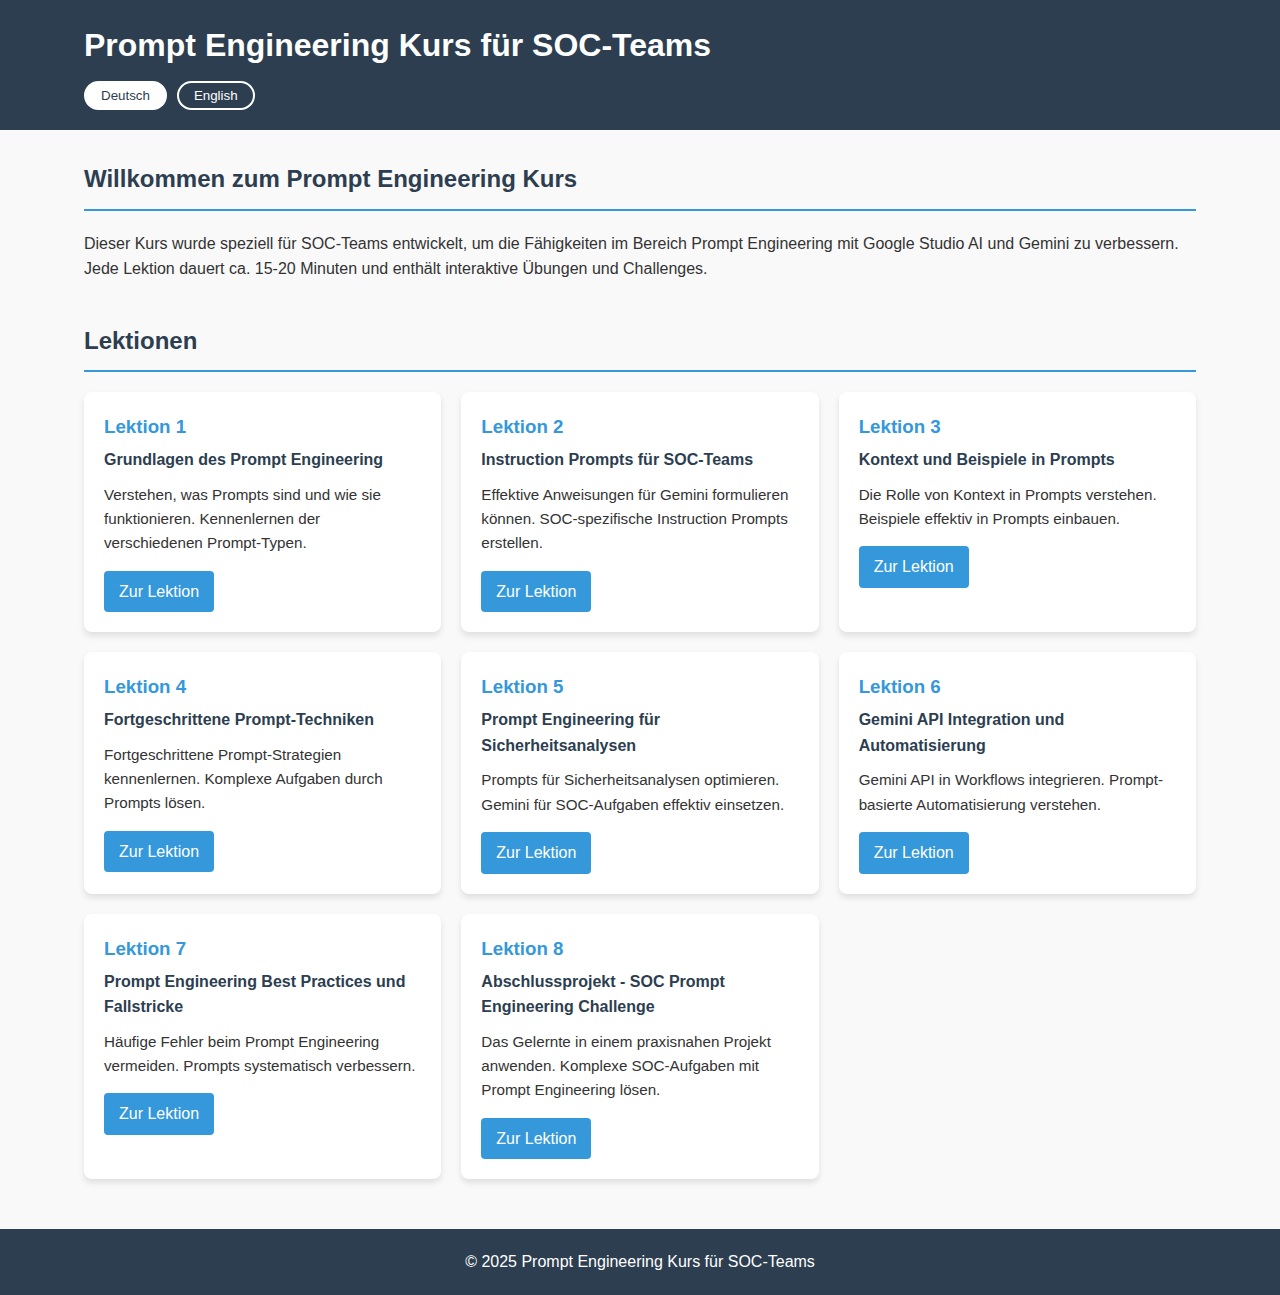
<file: prompt_engineering_course_package/index.html>
<!DOCTYPE html>
<html lang="de">
<head>
    <meta charset="UTF-8">
    <meta name="viewport" content="width=device-width, initial-scale=1.0">
    <title>Prompt Engineering Kurs für SOC-Teams</title>
    <link rel="stylesheet" href="css/styles.css">
</head>
<body>
    <header>
        <div class="container">
            <h1>Prompt Engineering Kurs für SOC-Teams</h1>
            <div class="language-switcher">
                <button id="de-btn" class="active">Deutsch</button>
                <button id="en-btn">English</button>
            </div>
        </div>
    </header>

    <main class="container">
        <section id="course-intro">
            <h2>Willkommen zum Prompt Engineering Kurs</h2>
            <p>Dieser Kurs wurde speziell für SOC-Teams entwickelt, um die Fähigkeiten im Bereich Prompt Engineering mit Google Studio AI und Gemini zu verbessern.</p>
            <p>Jede Lektion dauert ca. 15-20 Minuten und enthält interaktive Übungen und Challenges.</p>
        </section>

        <section id="lessons">
            <h2>Lektionen</h2>
            <div class="lesson-grid">
                <div class="lesson-card" data-lesson="1">
                    <h3>Lektion 1</h3>
                    <h4>Grundlagen des Prompt Engineering</h4>
                    <p>Verstehen, was Prompts sind und wie sie funktionieren. Kennenlernen der verschiedenen Prompt-Typen.</p>
                    <a href="#" class="btn" data-lesson-id="1">Zur Lektion</a>
                </div>
                <div class="lesson-card" data-lesson="2">
                    <h3>Lektion 2</h3>
                    <h4>Instruction Prompts für SOC-Teams</h4>
                    <p>Effektive Anweisungen für Gemini formulieren können. SOC-spezifische Instruction Prompts erstellen.</p>
                    <a href="#" class="btn" data-lesson-id="2">Zur Lektion</a>
                </div>
                <div class="lesson-card" data-lesson="3">
                    <h3>Lektion 3</h3>
                    <h4>Kontext und Beispiele in Prompts</h4>
                    <p>Die Rolle von Kontext in Prompts verstehen. Beispiele effektiv in Prompts einbauen.</p>
                    <a href="#" class="btn" data-lesson-id="3">Zur Lektion</a>
                </div>
                <div class="lesson-card" data-lesson="4">
                    <h3>Lektion 4</h3>
                    <h4>Fortgeschrittene Prompt-Techniken</h4>
                    <p>Fortgeschrittene Prompt-Strategien kennenlernen. Komplexe Aufgaben durch Prompts lösen.</p>
                    <a href="#" class="btn" data-lesson-id="4">Zur Lektion</a>
                </div>
                <div class="lesson-card" data-lesson="5">
                    <h3>Lektion 5</h3>
                    <h4>Prompt Engineering für Sicherheitsanalysen</h4>
                    <p>Prompts für Sicherheitsanalysen optimieren. Gemini für SOC-Aufgaben effektiv einsetzen.</p>
                    <a href="#" class="btn" data-lesson-id="5">Zur Lektion</a>
                </div>
                <div class="lesson-card" data-lesson="6">
                    <h3>Lektion 6</h3>
                    <h4>Gemini API Integration und Automatisierung</h4>
                    <p>Gemini API in Workflows integrieren. Prompt-basierte Automatisierung verstehen.</p>
                    <a href="#" class="btn" data-lesson-id="6">Zur Lektion</a>
                </div>
                <div class="lesson-card" data-lesson="7">
                    <h3>Lektion 7</h3>
                    <h4>Prompt Engineering Best Practices und Fallstricke</h4>
                    <p>Häufige Fehler beim Prompt Engineering vermeiden. Prompts systematisch verbessern.</p>
                    <a href="#" class="btn" data-lesson-id="7">Zur Lektion</a>
                </div>
                <div class="lesson-card" data-lesson="8">
                    <h3>Lektion 8</h3>
                    <h4>Abschlussprojekt - SOC Prompt Engineering Challenge</h4>
                    <p>Das Gelernte in einem praxisnahen Projekt anwenden. Komplexe SOC-Aufgaben mit Prompt Engineering lösen.</p>
                    <a href="#" class="btn" data-lesson-id="8">Zur Lektion</a>
                </div>
            </div>
        </section>
    </main>

    <div id="lesson-modal" class="modal">
        <div class="modal-content">
            <span class="close">&times;</span>
            <div id="lesson-container"></div>
            <div id="exercise-container"></div>
        </div>
    </div>

    <footer>
        <div class="container">
            <p>&copy; 2025 Prompt Engineering Kurs für SOC-Teams</p>
        </div>
    </footer>

    <script src="js/script.js"></script>
    <script src="js/gemini-api.js"></script>
</body>
</html>
</file>
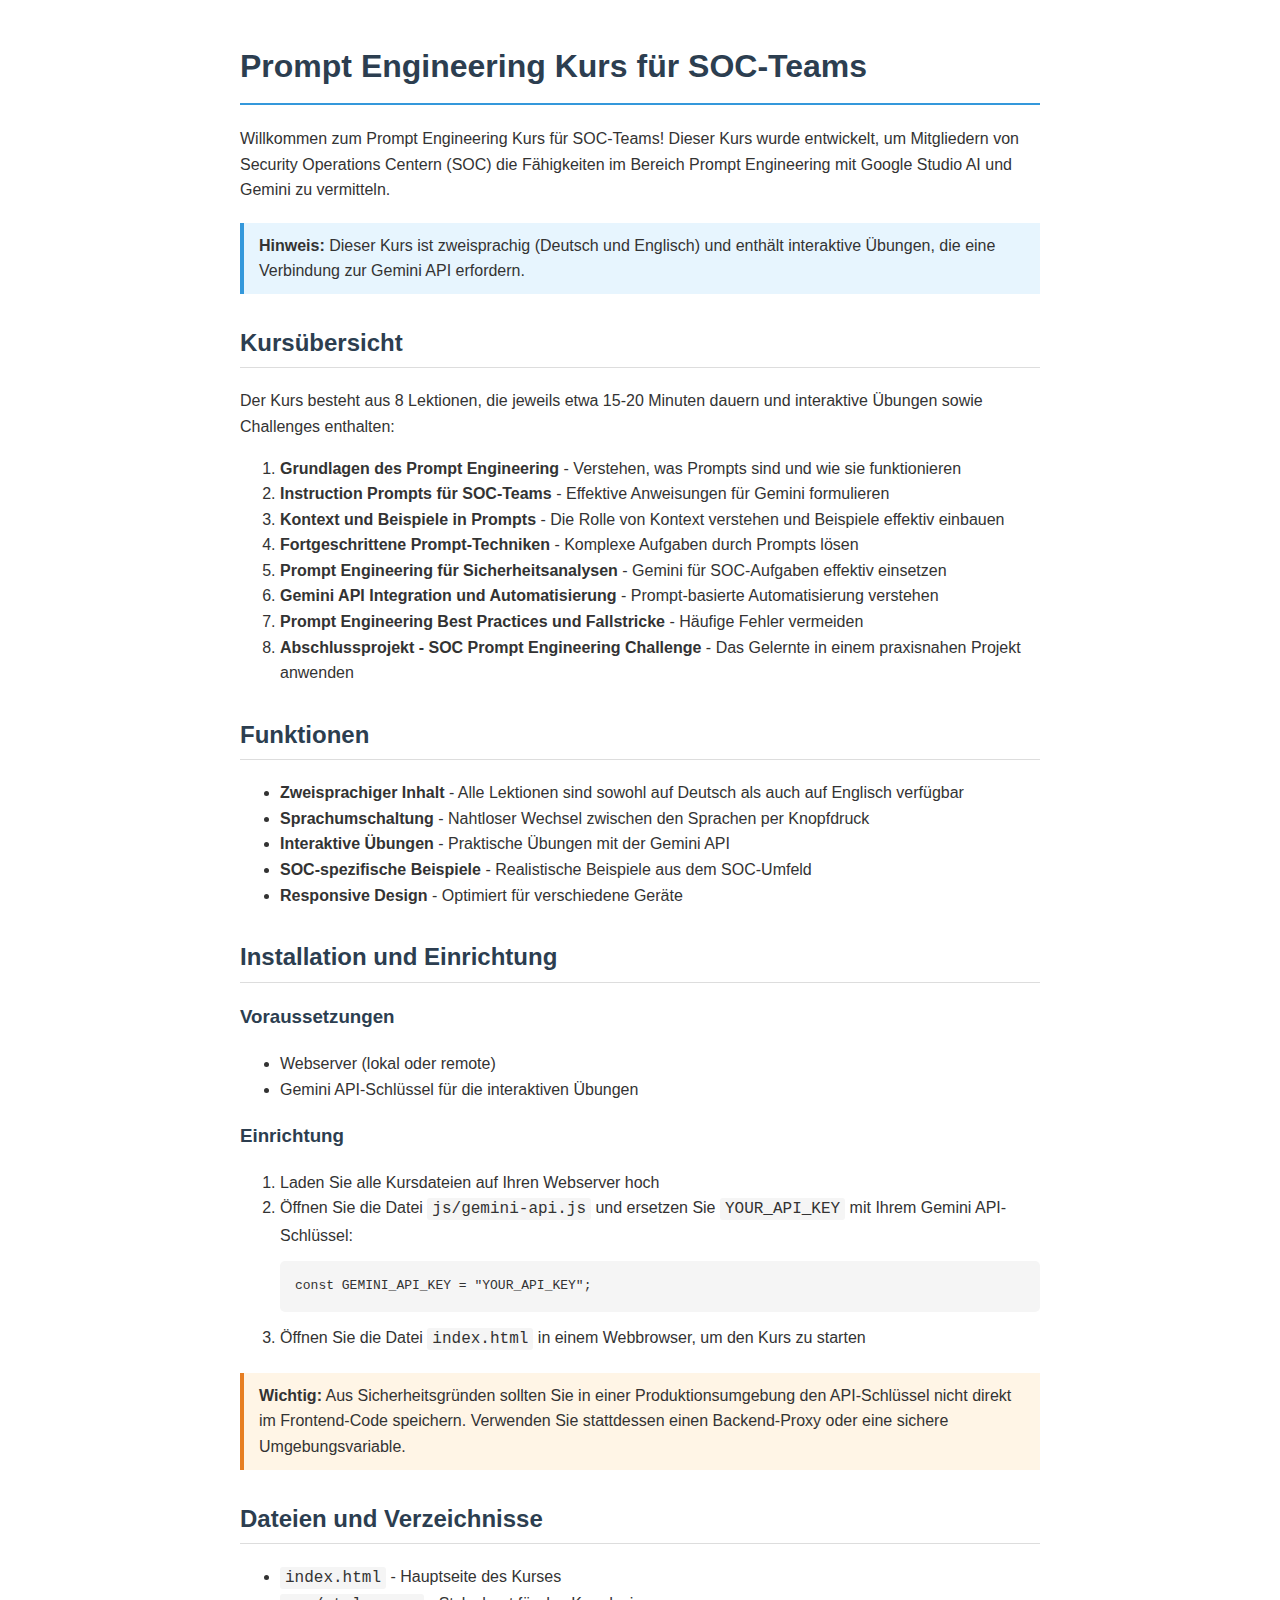
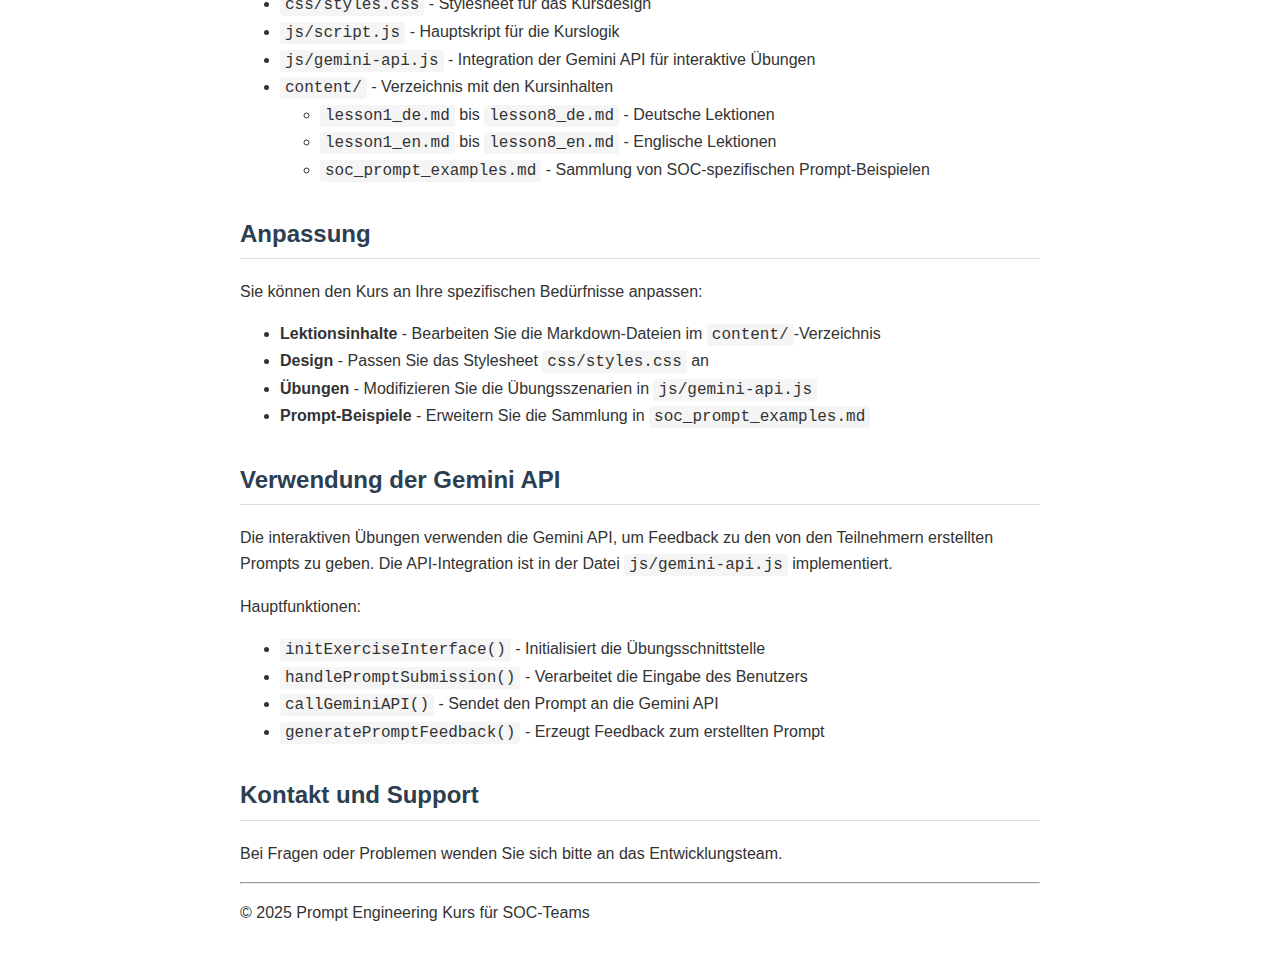
<file: prompt_engineering_course_package/readme.html>
<!DOCTYPE html>
<html lang="de">
<head>
    <meta charset="UTF-8">
    <meta name="viewport" content="width=device-width, initial-scale=1.0">
    <title>Prompt Engineering Kurs für SOC-Teams - Readme</title>
    <style>
        body {
            font-family: 'Segoe UI', Tahoma, Geneva, Verdana, sans-serif;
            line-height: 1.6;
            color: #333;
            max-width: 800px;
            margin: 0 auto;
            padding: 20px;
        }
        h1, h2, h3 {
            color: #2c3e50;
        }
        h1 {
            border-bottom: 2px solid #3498db;
            padding-bottom: 10px;
        }
        h2 {
            margin-top: 30px;
            border-bottom: 1px solid #ddd;
            padding-bottom: 5px;
        }
        code {
            background-color: #f5f5f5;
            padding: 2px 5px;
            border-radius: 3px;
            font-family: 'Courier New', Courier, monospace;
        }
        pre {
            background-color: #f5f5f5;
            padding: 15px;
            border-radius: 5px;
            overflow-x: auto;
        }
        .note {
            background-color: #e7f5fe;
            border-left: 4px solid #3498db;
            padding: 10px 15px;
            margin: 20px 0;
        }
        .warning {
            background-color: #fff5e6;
            border-left: 4px solid #e67e22;
            padding: 10px 15px;
            margin: 20px 0;
        }
    </style>
</head>
<body>
    <h1>Prompt Engineering Kurs für SOC-Teams</h1>
    
    <p>Willkommen zum Prompt Engineering Kurs für SOC-Teams! Dieser Kurs wurde entwickelt, um Mitgliedern von Security Operations Centern (SOC) die Fähigkeiten im Bereich Prompt Engineering mit Google Studio AI und Gemini zu vermitteln.</p>

    <div class="note">
        <strong>Hinweis:</strong> Dieser Kurs ist zweisprachig (Deutsch und Englisch) und enthält interaktive Übungen, die eine Verbindung zur Gemini API erfordern.
    </div>

    <h2>Kursübersicht</h2>
    
    <p>Der Kurs besteht aus 8 Lektionen, die jeweils etwa 15-20 Minuten dauern und interaktive Übungen sowie Challenges enthalten:</p>
    
    <ol>
        <li><strong>Grundlagen des Prompt Engineering</strong> - Verstehen, was Prompts sind und wie sie funktionieren</li>
        <li><strong>Instruction Prompts für SOC-Teams</strong> - Effektive Anweisungen für Gemini formulieren</li>
        <li><strong>Kontext und Beispiele in Prompts</strong> - Die Rolle von Kontext verstehen und Beispiele effektiv einbauen</li>
        <li><strong>Fortgeschrittene Prompt-Techniken</strong> - Komplexe Aufgaben durch Prompts lösen</li>
        <li><strong>Prompt Engineering für Sicherheitsanalysen</strong> - Gemini für SOC-Aufgaben effektiv einsetzen</li>
        <li><strong>Gemini API Integration und Automatisierung</strong> - Prompt-basierte Automatisierung verstehen</li>
        <li><strong>Prompt Engineering Best Practices und Fallstricke</strong> - Häufige Fehler vermeiden</li>
        <li><strong>Abschlussprojekt - SOC Prompt Engineering Challenge</strong> - Das Gelernte in einem praxisnahen Projekt anwenden</li>
    </ol>

    <h2>Funktionen</h2>
    
    <ul>
        <li><strong>Zweisprachiger Inhalt</strong> - Alle Lektionen sind sowohl auf Deutsch als auch auf Englisch verfügbar</li>
        <li><strong>Sprachumschaltung</strong> - Nahtloser Wechsel zwischen den Sprachen per Knopfdruck</li>
        <li><strong>Interaktive Übungen</strong> - Praktische Übungen mit der Gemini API</li>
        <li><strong>SOC-spezifische Beispiele</strong> - Realistische Beispiele aus dem SOC-Umfeld</li>
        <li><strong>Responsive Design</strong> - Optimiert für verschiedene Geräte</li>
    </ul>

    <h2>Installation und Einrichtung</h2>
    
    <h3>Voraussetzungen</h3>
    
    <ul>
        <li>Webserver (lokal oder remote)</li>
        <li>Gemini API-Schlüssel für die interaktiven Übungen</li>
    </ul>

    <h3>Einrichtung</h3>
    
    <ol>
        <li>Laden Sie alle Kursdateien auf Ihren Webserver hoch</li>
        <li>Öffnen Sie die Datei <code>js/gemini-api.js</code> und ersetzen Sie <code>YOUR_API_KEY</code> mit Ihrem Gemini API-Schlüssel:
            <pre>const GEMINI_API_KEY = "YOUR_API_KEY";</pre>
        </li>
        <li>Öffnen Sie die Datei <code>index.html</code> in einem Webbrowser, um den Kurs zu starten</li>
    </ol>

    <div class="warning">
        <strong>Wichtig:</strong> Aus Sicherheitsgründen sollten Sie in einer Produktionsumgebung den API-Schlüssel nicht direkt im Frontend-Code speichern. Verwenden Sie stattdessen einen Backend-Proxy oder eine sichere Umgebungsvariable.
    </div>

    <h2>Dateien und Verzeichnisse</h2>
    
    <ul>
        <li><code>index.html</code> - Hauptseite des Kurses</li>
        <li><code>css/styles.css</code> - Stylesheet für das Kursdesign</li>
        <li><code>js/script.js</code> - Hauptskript für die Kurslogik</li>
        <li><code>js/gemini-api.js</code> - Integration der Gemini API für interaktive Übungen</li>
        <li><code>content/</code> - Verzeichnis mit den Kursinhalten
            <ul>
                <li><code>lesson1_de.md</code> bis <code>lesson8_de.md</code> - Deutsche Lektionen</li>
                <li><code>lesson1_en.md</code> bis <code>lesson8_en.md</code> - Englische Lektionen</li>
                <li><code>soc_prompt_examples.md</code> - Sammlung von SOC-spezifischen Prompt-Beispielen</li>
            </ul>
        </li>
    </ul>

    <h2>Anpassung</h2>
    
    <p>Sie können den Kurs an Ihre spezifischen Bedürfnisse anpassen:</p>
    
    <ul>
        <li><strong>Lektionsinhalte</strong> - Bearbeiten Sie die Markdown-Dateien im <code>content/</code>-Verzeichnis</li>
        <li><strong>Design</strong> - Passen Sie das Stylesheet <code>css/styles.css</code> an</li>
        <li><strong>Übungen</strong> - Modifizieren Sie die Übungsszenarien in <code>js/gemini-api.js</code></li>
        <li><strong>Prompt-Beispiele</strong> - Erweitern Sie die Sammlung in <code>soc_prompt_examples.md</code></li>
    </ul>

    <h2>Verwendung der Gemini API</h2>
    
    <p>Die interaktiven Übungen verwenden die Gemini API, um Feedback zu den von den Teilnehmern erstellten Prompts zu geben. Die API-Integration ist in der Datei <code>js/gemini-api.js</code> implementiert.</p>
    
    <p>Hauptfunktionen:</p>
    
    <ul>
        <li><code>initExerciseInterface()</code> - Initialisiert die Übungsschnittstelle</li>
        <li><code>handlePromptSubmission()</code> - Verarbeitet die Eingabe des Benutzers</li>
        <li><code>callGeminiAPI()</code> - Sendet den Prompt an die Gemini API</li>
        <li><code>generatePromptFeedback()</code> - Erzeugt Feedback zum erstellten Prompt</li>
    </ul>

    <h2>Kontakt und Support</h2>
    
    <p>Bei Fragen oder Problemen wenden Sie sich bitte an das Entwicklungsteam.</p>

    <hr>
    
    <p>&copy; 2025 Prompt Engineering Kurs für SOC-Teams</p>
</body>
</html>
</file>
<file: prompt_engineering_course_package/css/styles.css>
/* General Styles */
:root {
    --primary-color: #3498db;
    --secondary-color: #2c3e50;
    --accent-color: #e74c3c;
    --light-color: #ecf0f1;
    --dark-color: #34495e;
    --text-color: #333;
    --background-color: #f9f9f9;
}

* {
    margin: 0;
    padding: 0;
    box-sizing: border-box;
}

body {
    font-family: 'Segoe UI', Tahoma, Geneva, Verdana, sans-serif;
    line-height: 1.6;
    color: var(--text-color);
    background-color: var(--background-color);
}

.container {
    width: 90%;
    max-width: 1200px;
    margin: 0 auto;
    padding: 0 20px;
}

/* Header Styles */
header {
    background-color: var(--secondary-color);
    color: white;
    padding: 20px 0;
    margin-bottom: 30px;
}

header h1 {
    margin-bottom: 10px;
}

.language-switcher {
    display: flex;
    gap: 10px;
}

.language-switcher button {
    background: none;
    border: 2px solid white;
    color: white;
    padding: 5px 15px;
    border-radius: 20px;
    cursor: pointer;
    transition: all 0.3s ease;
}

.language-switcher button.active {
    background-color: white;
    color: var(--secondary-color);
}

/* Main Content Styles */
main {
    padding: 20px 0;
}

section {
    margin-bottom: 40px;
}

h2 {
    color: var(--secondary-color);
    margin-bottom: 20px;
    padding-bottom: 10px;
    border-bottom: 2px solid var(--primary-color);
}

/* Lesson Grid */
.lesson-grid {
    display: grid;
    grid-template-columns: repeat(auto-fill, minmax(280px, 1fr));
    gap: 20px;
}

.lesson-card {
    background-color: white;
    border-radius: 8px;
    box-shadow: 0 4px 6px rgba(0, 0, 0, 0.1);
    padding: 20px;
    transition: transform 0.3s ease, box-shadow 0.3s ease;
}

.lesson-card:hover {
    transform: translateY(-5px);
    box-shadow: 0 6px 12px rgba(0, 0, 0, 0.15);
}

.lesson-card h3 {
    color: var(--primary-color);
    margin-bottom: 5px;
}

.lesson-card h4 {
    color: var(--secondary-color);
    margin-bottom: 10px;
}

.lesson-card p {
    margin-bottom: 15px;
    font-size: 0.95rem;
}

.btn {
    display: inline-block;
    background-color: var(--primary-color);
    color: white;
    padding: 8px 15px;
    border-radius: 4px;
    text-decoration: none;
    transition: background-color 0.3s ease;
}

.btn:hover {
    background-color: #2980b9;
}

/* Modal Styles */
.modal {
    display: none;
    position: fixed;
    z-index: 1000;
    left: 0;
    top: 0;
    width: 100%;
    height: 100%;
    overflow: auto;
    background-color: rgba(0, 0, 0, 0.5);
}

.modal-content {
    background-color: white;
    margin: 5% auto;
    padding: 20px;
    border-radius: 8px;
    width: 90%;
    max-width: 900px;
    max-height: 80vh;
    overflow-y: auto;
    position: relative;
}

.close {
    color: #aaa;
    float: right;
    font-size: 28px;
    font-weight: bold;
    cursor: pointer;
}

.close:hover {
    color: var(--text-color);
}

#lesson-container {
    padding: 20px 0;
}

#lesson-container h1 {
    color: var(--secondary-color);
    margin-bottom: 20px;
}

#lesson-container h2 {
    color: var(--primary-color);
    margin: 20px 0 10px;
    padding-bottom: 5px;
    border-bottom: 1px solid #ddd;
}

#lesson-container p, #lesson-container ul, #lesson-container ol {
    margin-bottom: 15px;
}

#lesson-container code {
    background-color: #f5f5f5;
    padding: 2px 5px;
    border-radius: 3px;
    font-family: 'Courier New', Courier, monospace;
}

#lesson-container pre {
    background-color: #f5f5f5;
    padding: 15px;
    border-radius: 5px;
    overflow-x: auto;
    margin-bottom: 15px;
}

/* Footer Styles */
footer {
    background-color: var(--secondary-color);
    color: white;
    padding: 20px 0;
    margin-top: 50px;
    text-align: center;
}

/* Responsive Styles */
@media (max-width: 768px) {
    .lesson-grid {
        grid-template-columns: 1fr;
    }
    
    .modal-content {
        width: 95%;
        margin: 10% auto;
    }
}
</file>
